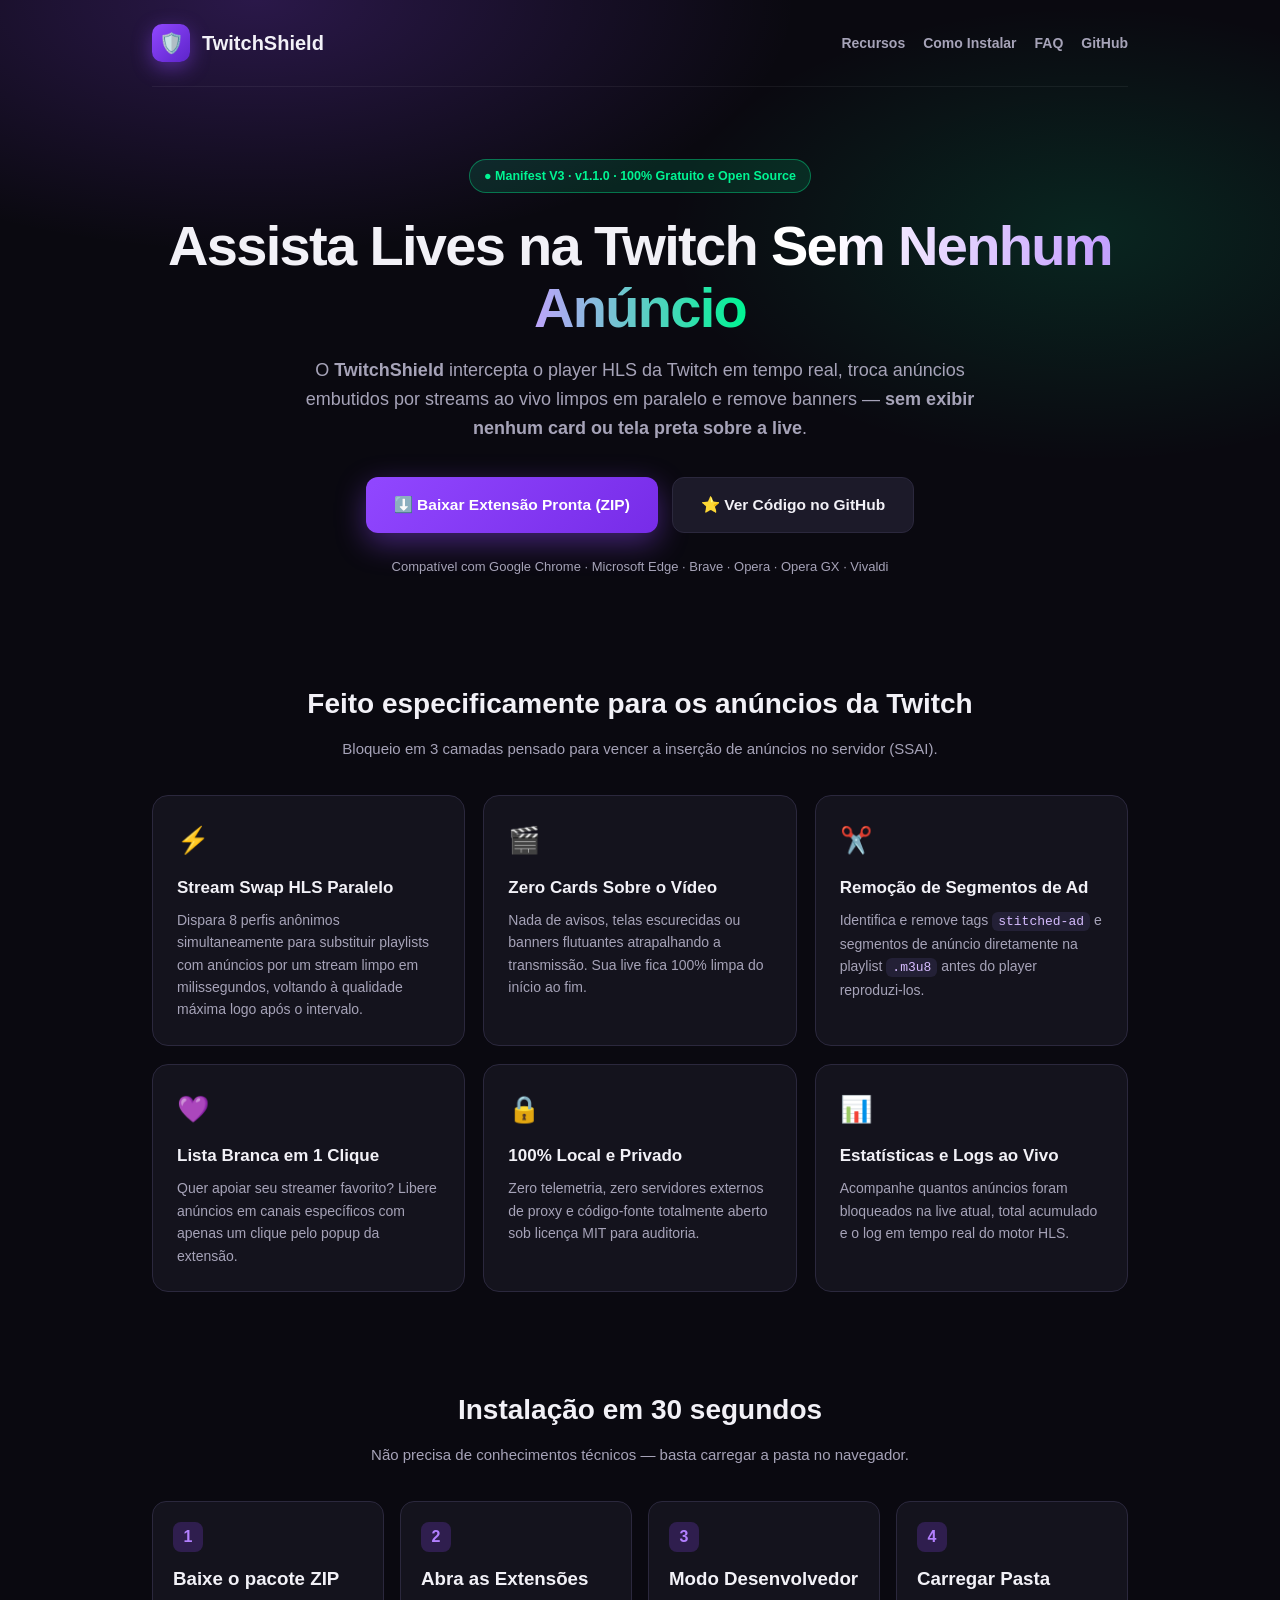
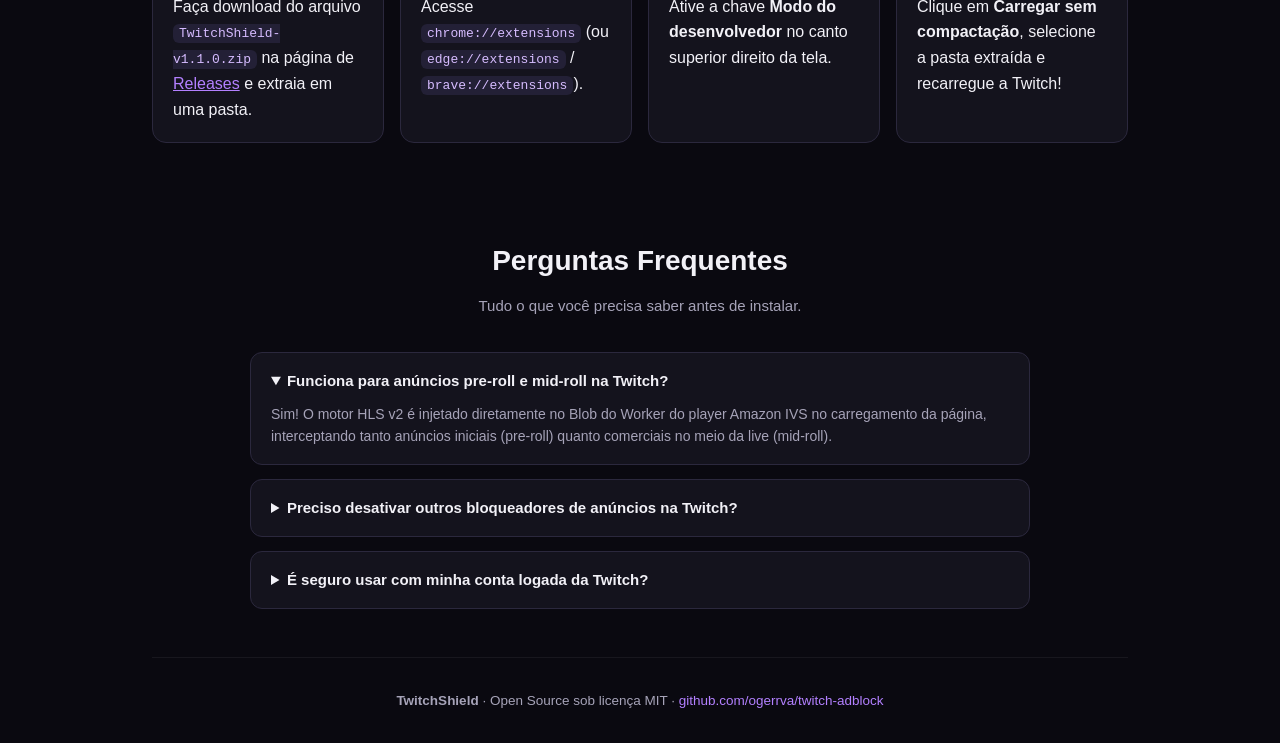
<file: docs/index.html>
<!DOCTYPE html>
<html lang="pt-BR">
<head>
  <meta charset="UTF-8" />
  <meta name="viewport" content="width=device-width, initial-scale=1.0" />
  <title>TwitchShield — Bloqueador de Ads para Lives da Twitch (Chrome, Edge, Brave, Opera)</title>
  <meta name="description" content="Baixe grátis o TwitchShield: extensão Manifest V3 para bloquear anúncios pre-roll, mid-roll e banners em lives da Twitch no Chrome, Edge, Brave e Opera GX. Sem tela preta e sem cards sobre a live." />
  <meta name="keywords" content="bloqueador de ads twitch, twitch adblock, tirar anuncios twitch, extensao bloquear anuncios live twitch, twitch adblocker chrome, twitch adblock edge brave opera, bloqueador de anuncios twitch 2026, manifest v3 twitch adblock" />
  <meta name="robots" content="index, follow" />
  <link rel="canonical" href="https://ogerrva.github.io/twitch-adblock/" />

  <!-- Open Graph / Social -->
  <meta property="og:type" content="website" />
  <meta property="og:locale" content="pt_BR" />
  <meta property="og:title" content="TwitchShield — Bloqueador de Ads para Lives da Twitch" />
  <meta property="og:description" content="Assista lives na Twitch sem anúncios embutidos e sem cards na tela. Extensão grátis, open source e pronta para Chrome, Edge, Brave e Opera." />
  <meta property="og:url" content="https://ogerrva.github.io/twitch-adblock/" />
  <meta property="og:image" content="https://raw.githubusercontent.com/ogerrva/twitch-adblock/main/assets/banner.svg" />
  <meta name="twitter:card" content="summary_large_image" />
  <meta name="twitter:title" content="TwitchShield — Bloqueador de Ads para Lives da Twitch" />
  <meta name="twitter:description" content="Pule anúncios embutidos na Twitch com Stream Swap HLS paralelo. Gratuito e Open Source." />

  <!-- Structured Data (Google Rich Results: SoftwareApplication + FAQPage) -->
  <script type="application/ld+json">
  {
    "@context": "https://schema.org",
    "@type": "SoftwareApplication",
    "name": "TwitchShield — Bloqueador de Ads para Lives da Twitch",
    "applicationCategory": "BrowserApplication",
    "operatingSystem": "Windows, macOS, Linux",
    "softwareVersion": "1.1.0",
    "url": "https://ogerrva.github.io/twitch-adblock/",
    "downloadUrl": "https://github.com/ogerrva/twitch-adblock/releases/latest",
    "license": "https://opensource.org/licenses/MIT",
    "offers": {
      "@type": "Offer",
      "price": "0",
      "priceCurrency": "BRL"
    },
    "description": "Extensão Manifest V3 open source para bloquear anúncios pre-roll, mid-roll e banners em lives da Twitch no Chrome, Edge, Brave e Opera."
  }
  </script>
  <script type="application/ld+json">
  {
    "@context": "https://schema.org",
    "@type": "FAQPage",
    "mainEntity": [
      {
        "@type": "Question",
        "name": "Como bloquear anúncios em lives da Twitch no Chrome, Edge, Brave ou Opera?",
        "acceptedAnswer": {
          "@type": "Answer",
          "text": "Baixe o arquivo TwitchShield-v1.1.0.zip na página de Releases, extraia a pasta, abra chrome://extensions, ative o Modo do desenvolvedor e clique em Carregar sem compactação selecionando a pasta extraída."
        }
      },
      {
        "@type": "Question",
        "name": "O TwitchShield exibe tela preta ou cards sobre a live?",
        "acceptedAnswer": {
          "@type": "Answer",
          "text": "Não. O TwitchShield realiza troca paralela de stream HLS (Stream Swap) e remoção de segmentos de anúncio, sem exibir nenhum card, blur ou selo por cima do vídeo."
        }
      },
      {
        "@type": "Question",
        "name": "A extensão TwitchShield é gratuita e segura?",
        "acceptedAnswer": {
          "@type": "Answer",
          "text": "Sim. É 100% gratuita, código aberto sob licença MIT, funciona totalmente no seu navegador sem servidores externos e sem coleta de dados."
        }
      }
    ]
  }
  </script>

  <style>
    :root {
      --bg: #0a0910;
      --surface: #14131d;
      --surface-2: #1c1a29;
      --border: #2b283d;
      --text: #f2f1f7;
      --muted: #a6a3b8;
      --purple: #9147ff;
      --purple-light: #b380ff;
      --green: #00f593;
    }
    * { box-sizing: border-box; margin: 0; padding: 0; }
    body {
      font-family: 'Inter', -apple-system, BlinkMacSystemFont, 'Segoe UI', Roboto, sans-serif;
      background:
        radial-gradient(900px 420px at 20% 0%, rgba(145, 71, 255, 0.24), transparent 60%),
        radial-gradient(700px 380px at 85% 10%, rgba(0, 245, 147, 0.12), transparent 60%),
        var(--bg);
      color: var(--text);
      line-height: 1.6;
    }
    .container {
      max-width: 1020px;
      margin: 0 auto;
      padding: 0 22px;
    }
    header {
      padding: 24px 0;
      display: flex;
      align-items: center;
      justify-content: space-between;
      border-bottom: 1px solid rgba(255, 255, 255, 0.06);
    }
    .brand {
      display: flex;
      align-items: center;
      gap: 12px;
      font-size: 20px;
      font-weight: 800;
      text-decoration: none;
      color: var(--text);
    }
    .brand-icon {
      width: 38px;
      height: 38px;
      border-radius: 10px;
      background: linear-gradient(135deg, #9147ff, #5c24c9);
      display: grid;
      place-items: center;
      box-shadow: 0 6px 20px rgba(145, 71, 255, 0.45);
    }
    .nav-links {
      display: flex;
      gap: 18px;
      align-items: center;
    }
    .nav-links a {
      color: var(--muted);
      text-decoration: none;
      font-size: 14px;
      font-weight: 600;
      transition: color 0.15s;
    }
    .nav-links a:hover { color: var(--text); }
    .hero {
      text-align: center;
      padding: 72px 0 56px;
    }
    .pill {
      display: inline-flex;
      align-items: center;
      gap: 8px;
      padding: 6px 14px;
      border-radius: 999px;
      background: rgba(0, 245, 147, 0.12);
      border: 1px solid rgba(0, 245, 147, 0.38);
      color: var(--green);
      font-size: 12.5px;
      font-weight: 700;
      margin-bottom: 22px;
    }
    .hero h1 {
      font-size: clamp(34px, 5vw, 56px);
      font-weight: 900;
      line-height: 1.1;
      letter-spacing: -0.03em;
      margin-bottom: 18px;
    }
    .hero h1 span {
      background: linear-gradient(90deg, #ffffff 10%, #c6a0ff 60%, #00f593 100%);
      -webkit-background-clip: text;
      -webkit-text-fill-color: transparent;
    }
    .hero p {
      max-width: 680px;
      margin: 0 auto 34px;
      color: var(--muted);
      font-size: 18px;
    }
    .cta-row {
      display: flex;
      flex-wrap: wrap;
      justify-content: center;
      gap: 14px;
    }
    .btn {
      display: inline-flex;
      align-items: center;
      gap: 10px;
      padding: 15px 28px;
      border-radius: 12px;
      font-size: 15.5px;
      font-weight: 700;
      text-decoration: none;
      transition: transform 0.15s ease, box-shadow 0.15s ease;
    }
    .btn:hover { transform: translateY(-2px); }
    .btn-primary {
      background: linear-gradient(135deg, #9147ff, #772ce8);
      color: #fff;
      box-shadow: 0 10px 30px rgba(145, 71, 255, 0.42);
    }
    .btn-secondary {
      background: var(--surface-2);
      color: var(--text);
      border: 1px solid var(--border);
    }
    .browsers {
      margin-top: 24px;
      font-size: 13px;
      color: var(--muted);
    }
    section { padding: 48px 0; }
    h2 {
      font-size: 28px;
      font-weight: 800;
      text-align: center;
      margin-bottom: 10px;
    }
    .section-sub {
      text-align: center;
      color: var(--muted);
      margin-bottom: 34px;
      font-size: 15px;
    }
    .grid {
      display: grid;
      grid-template-columns: repeat(auto-fit, minmax(260px, 1fr));
      gap: 18px;
    }
    .card {
      background: var(--surface);
      border: 1px solid var(--border);
      border-radius: 16px;
      padding: 24px;
    }
    .card-icon {
      font-size: 26px;
      margin-bottom: 12px;
    }
    .card h3 {
      font-size: 17px;
      font-weight: 700;
      margin-bottom: 8px;
    }
    .card p {
      color: var(--muted);
      font-size: 14px;
    }
    .steps {
      display: grid;
      grid-template-columns: repeat(auto-fit, minmax(210px, 1fr));
      gap: 16px;
    }
    .step {
      background: var(--surface);
      border: 1px solid var(--border);
      border-radius: 14px;
      padding: 20px;
    }
    .step-num {
      display: inline-grid;
      place-items: center;
      width: 30px;
      height: 30px;
      border-radius: 8px;
      background: rgba(145, 71, 255, 0.22);
      color: var(--purple-light);
      font-weight: 800;
      margin-bottom: 12px;
    }
    code {
      background: #232036;
      color: #d6bcff;
      padding: 2px 6px;
      border-radius: 6px;
      font-size: 13px;
    }
    .faq {
      max-width: 780px;
      margin: 0 auto;
      display: grid;
      gap: 14px;
    }
    details {
      background: var(--surface);
      border: 1px solid var(--border);
      border-radius: 12px;
      padding: 16px 20px;
    }
    summary {
      cursor: pointer;
      font-weight: 700;
      font-size: 15px;
    }
    details p {
      margin-top: 10px;
      color: var(--muted);
      font-size: 14px;
    }
    footer {
      border-top: 1px solid rgba(255, 255, 255, 0.06);
      padding: 32px 0;
      text-align: center;
      color: var(--muted);
      font-size: 13.5px;
    }
    footer a { color: var(--purple-light); text-decoration: none; }
  </style>
</head>
<body>
  <div class="container">
    <header>
      <a class="brand" href="#">
        <span class="brand-icon" aria-hidden="true">🛡️</span>
        <span>TwitchShield</span>
      </a>
      <nav class="nav-links">
        <a href="#recursos">Recursos</a>
        <a href="#instalar">Como Instalar</a>
        <a href="#faq">FAQ</a>
        <a href="https://github.com/ogerrva/twitch-adblock">GitHub</a>
      </nav>
    </header>

    <main>
      <section class="hero">
        <div class="pill">● Manifest V3 · v1.1.0 · 100% Gratuito e Open Source</div>
        <h1>Assista Lives na Twitch <span>Sem Nenhum Anúncio</span></h1>
        <p>
          O <strong>TwitchShield</strong> intercepta o player HLS da Twitch em tempo real, troca anúncios embutidos por streams ao vivo limpos em paralelo e remove banners — <strong>sem exibir nenhum card ou tela preta sobre a live</strong>.
        </p>
        <div class="cta-row">
          <a class="btn btn-primary" href="https://github.com/ogerrva/twitch-adblock/releases/latest">
            ⬇️ Baixar Extensão Pronta (ZIP)
          </a>
          <a class="btn btn-secondary" href="https://github.com/ogerrva/twitch-adblock">
            ⭐ Ver Código no GitHub
          </a>
        </div>
        <div class="browsers">
          Compatível com Google Chrome · Microsoft Edge · Brave · Opera · Opera GX · Vivaldi
        </div>
      </section>

      <section id="recursos">
        <h2>Feito especificamente para os anúncios da Twitch</h2>
        <p class="section-sub">Bloqueio em 3 camadas pensado para vencer a inserção de anúncios no servidor (SSAI).</p>
        <div class="grid">
          <article class="card">
            <div class="card-icon">⚡</div>
            <h3>Stream Swap HLS Paralelo</h3>
            <p>Dispara 8 perfis anônimos simultaneamente para substituir playlists com anúncios por um stream limpo em milissegundos, voltando à qualidade máxima logo após o intervalo.</p>
          </article>
          <article class="card">
            <div class="card-icon">🎬</div>
            <h3>Zero Cards Sobre o Vídeo</h3>
            <p>Nada de avisos, telas escurecidas ou banners flutuantes atrapalhando a transmissão. Sua live fica 100% limpa do início ao fim.</p>
          </article>
          <article class="card">
            <div class="card-icon">✂️</div>
            <h3>Remoção de Segmentos de Ad</h3>
            <p>Identifica e remove tags <code>stitched-ad</code> e segmentos de anúncio diretamente na playlist <code>.m3u8</code> antes do player reproduzi-los.</p>
          </article>
          <article class="card">
            <div class="card-icon">💜</div>
            <h3>Lista Branca em 1 Clique</h3>
            <p>Quer apoiar seu streamer favorito? Libere anúncios em canais específicos com apenas um clique pelo popup da extensão.</p>
          </article>
          <article class="card">
            <div class="card-icon">🔒</div>
            <h3>100% Local e Privado</h3>
            <p>Zero telemetria, zero servidores externos de proxy e código-fonte totalmente aberto sob licença MIT para auditoria.</p>
          </article>
          <article class="card">
            <div class="card-icon">📊</div>
            <h3>Estatísticas e Logs ao Vivo</h3>
            <p>Acompanhe quantos anúncios foram bloqueados na live atual, total acumulado e o log em tempo real do motor HLS.</p>
          </article>
        </div>
      </section>

      <section id="instalar">
        <h2>Instalação em 30 segundos</h2>
        <p class="section-sub">Não precisa de conhecimentos técnicos — basta carregar a pasta no navegador.</p>
        <div class="steps">
          <div class="step">
            <div class="step-num">1</div>
            <h3>Baixe o pacote ZIP</h3>
            <p>Faça download do arquivo <code>TwitchShield-v1.1.0.zip</code> na página de <a href="https://github.com/ogerrva/twitch-adblock/releases/latest" style="color:#b380ff">Releases</a> e extraia em uma pasta.</p>
          </div>
          <div class="step">
            <div class="step-num">2</div>
            <h3>Abra as Extensões</h3>
            <p>Acesse <code>chrome://extensions</code> (ou <code>edge://extensions</code> / <code>brave://extensions</code>).</p>
          </div>
          <div class="step">
            <div class="step-num">3</div>
            <h3>Modo Desenvolvedor</h3>
            <p>Ative a chave <strong>Modo do desenvolvedor</strong> no canto superior direito da tela.</p>
          </div>
          <div class="step">
            <div class="step-num">4</div>
            <h3>Carregar Pasta</h3>
            <p>Clique em <strong>Carregar sem compactação</strong>, selecione a pasta extraída e recarregue a Twitch!</p>
          </div>
        </div>
      </section>

      <section id="faq">
        <h2>Perguntas Frequentes</h2>
        <p class="section-sub">Tudo o que você precisa saber antes de instalar.</p>
        <div class="faq">
          <details open>
            <summary>Funciona para anúncios pre-roll e mid-roll na Twitch?</summary>
            <p>Sim! O motor HLS v2 é injetado diretamente no Blob do Worker do player Amazon IVS no carregamento da página, interceptando tanto anúncios iniciais (pre-roll) quanto comerciais no meio da live (mid-roll).</p>
          </details>
          <details>
            <summary>Preciso desativar outros bloqueadores de anúncios na Twitch?</summary>
            <p>Se você usa outro bloqueador específico para Twitch, recomendamos manter apenas um ativo na Twitch para evitar conflitos na interceptação do Web Worker do player.</p>
          </details>
          <details>
            <summary>É seguro usar com minha conta logada da Twitch?</summary>
            <p>Sim. A extensão roda 100% localmente, não lê sua senha, não altera sua conta e usa requisições anônimas (sem cookies) ao buscar streams limpos.</p>
          </details>
        </div>
      </section>
    </main>

    <footer>
      <p>
        <strong>TwitchShield</strong> · Open Source sob licença MIT ·
        <a href="https://github.com/ogerrva/twitch-adblock">github.com/ogerrva/twitch-adblock</a>
      </p>
    </footer>
  </div>
</body>
</html>
</file>
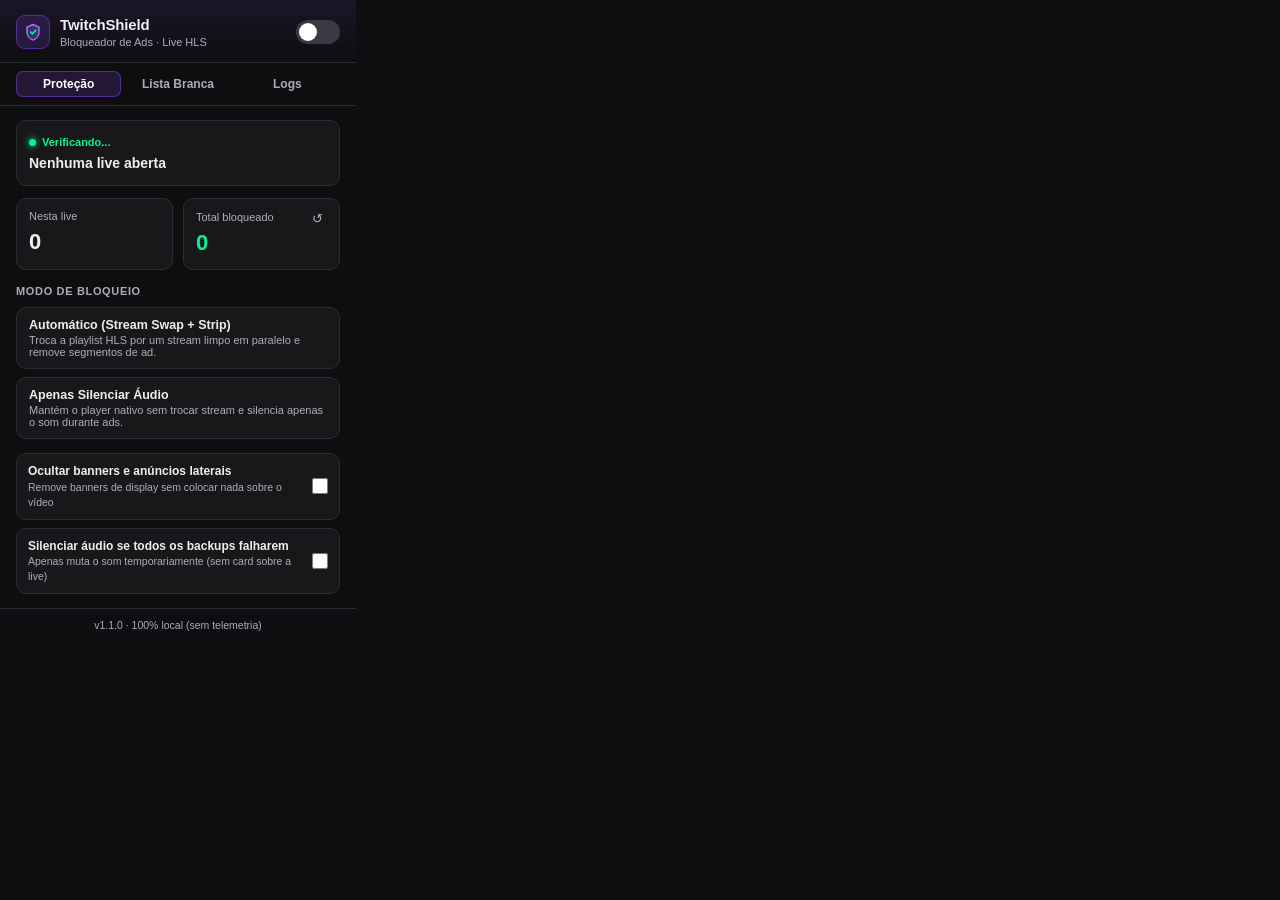
<file: src/popup/popup.html>
<!DOCTYPE html>
<html lang="pt-BR">
<head>
  <meta charset="UTF-8" />
  <meta name="viewport" content="width=device-width, initial-scale=1.0" />
  <title>TwitchShield</title>
  <link rel="stylesheet" href="popup.css" />
</head>
<body>
  <div class="app">
    <!-- Cabeçalho -->
    <header class="header">
      <div class="brand">
        <div class="logo-badge" aria-hidden="true">
          <svg viewBox="0 0 24 24" width="18" height="18" fill="none">
            <path d="M12 2L4 5.5V11.5C4 16.7 7.4 21.4 12 22.8C16.6 21.4 20 16.7 20 11.5V5.5L12 2Z" fill="currentColor" fill-opacity="0.22" stroke="currentColor" stroke-width="2" stroke-linejoin="round"/>
            <path d="M9 12.2L11.2 14.4L15.6 9.8" stroke="#00f593" stroke-width="2.2" stroke-linecap="round" stroke-linejoin="round"/>
          </svg>
        </div>
        <div>
          <h1 class="brand-title">TwitchShield</h1>
          <span class="brand-sub">Bloqueador de Ads · Live HLS</span>
        </div>
      </div>

      <label class="power-switch" title="Ativar ou pausar proteção">
        <input type="checkbox" id="toggle-enabled" />
        <span class="slider"></span>
      </label>
    </header>

    <!-- Navegação de abas -->
    <nav class="tabs" role="tablist">
      <button class="tab-btn active" data-tab="overview" role="tab">Proteção</button>
      <button class="tab-btn" data-tab="whitelist" role="tab">Lista Branca</button>
      <button class="tab-btn" data-tab="logs" role="tab">Logs</button>
    </nav>

    <!-- Aba 1: Proteção -->
    <main class="tab-panel active" id="panel-overview">
      <!-- Card do canal atual -->
      <section class="channel-card" id="channel-card">
        <div class="channel-info">
          <div class="status-pill" id="status-pill">
            <span class="status-dot"></span>
            <span id="status-text">Verificando...</span>
          </div>
          <div class="channel-name" id="channel-name">Nenhuma live aberta</div>
        </div>
        <button class="btn-whitelist" id="btn-channel-whitelist" hidden>
          Permitir ads aqui
        </button>
      </section>

      <!-- Estatísticas -->
      <section class="stats-grid">
        <div class="stat-card">
          <span class="stat-label">Nesta live</span>
          <strong class="stat-value" id="stat-session">0</strong>
        </div>
        <div class="stat-card">
          <div class="stat-header">
            <span class="stat-label">Total bloqueado</span>
            <button class="btn-icon" id="btn-reset-stats" title="Zerar contador">↺</button>
          </div>
          <strong class="stat-value accent" id="stat-total">0</strong>
        </div>
      </section>

      <!-- Modo de bloqueio -->
      <section class="section">
        <div class="section-title">Modo de bloqueio</div>
        <div class="mode-selector">
          <button class="mode-option" data-mode="auto" id="mode-auto">
            <span class="mode-name">Automático (Stream Swap + Strip)</span>
            <span class="mode-desc">Troca a playlist HLS por um stream limpo em paralelo e remove segmentos de ad.</span>
          </button>
          <button class="mode-option" data-mode="mute" id="mode-mute">
            <span class="mode-name">Apenas Silenciar Áudio</span>
            <span class="mode-desc">Mantém o player nativo sem trocar stream e silencia apenas o som durante ads.</span>
          </button>
        </div>
      </section>

      <!-- Ajustes rápidos -->
      <section class="section toggles-list">
        <label class="toggle-row">
          <div>
            <div class="toggle-title">Ocultar banners e anúncios laterais</div>
            <div class="toggle-desc">Remove banners de display sem colocar nada sobre o vídeo</div>
          </div>
          <input type="checkbox" class="mini-check" id="opt-hide-banners" />
        </label>

        <label class="toggle-row">
          <div>
            <div class="toggle-title">Silenciar áudio se todos os backups falharem</div>
            <div class="toggle-desc">Apenas muta o som temporariamente (sem card sobre a live)</div>
          </div>
          <input type="checkbox" class="mini-check" id="opt-fallback-mute" />
        </label>
      </section>
    </main>

    <!-- Aba 2: Lista Branca -->
    <section class="tab-panel" id="panel-whitelist">
      <p class="helper-text">
        Adicione canais favoritos onde você deseja permitir anúncios para apoiar o streamer.
      </p>
      <form class="whitelist-form" id="whitelist-form">
        <input
          type="text"
          id="whitelist-input"
          placeholder="Ex: gaules, alanzoka..."
          autocomplete="off"
          spellcheck="false"
        />
        <button type="submit" class="btn-primary">Adicionar</button>
      </form>
      <ul class="whitelist-list" id="whitelist-list"></ul>
      <div class="empty-state" id="whitelist-empty" hidden>
        Nenhum canal na lista branca ainda.
      </div>
    </section>

    <!-- Aba 3: Logs -->
    <section class="tab-panel" id="panel-logs">
      <div class="logs-header">
        <span class="helper-text">Atividade recente do motor HLS</span>
        <button class="btn-ghost" id="btn-clear-logs">Limpar</button>
      </div>
      <div class="logs-list" id="logs-list"></div>
      <div class="empty-state" id="logs-empty" hidden>
        Nenhum evento registrado ainda. Abra uma live na Twitch.
      </div>
    </section>

    <footer class="footer">
      <span>v1.1.0 · 100% local (sem telemetria)</span>
    </footer>
  </div>

  <script src="popup.js"></script>
</body>
</html>
</file>
<file: src/popup/popup.css>
:root {
  --bg: #0e0e10;
  --surface: #18181b;
  --surface-hover: #222228;
  --border: #2c2c34;
  --text: #efeff1;
  --text-muted: #adadb8;
  --purple: #9147ff;
  --purple-bright: #a970ff;
  --purple-soft: rgba(145, 71, 255, 0.16);
  --green: #00f593;
  --green-soft: rgba(0, 245, 147, 0.14);
  --amber: #f59e0b;
  --blue: #3b82f6;
  --danger: #ef4444;
  --radius: 10px;
}

* {
  box-sizing: border-box;
  margin: 0;
  padding: 0;
}

body {
  width: 356px;
  min-height: 460px;
  background: var(--bg);
  color: var(--text);
  font-family: 'Inter', -apple-system, BlinkMacSystemFont, 'Segoe UI', Roboto, sans-serif;
  font-size: 13px;
  line-height: 1.4;
  -webkit-font-smoothing: antialiased;
}

.app {
  display: flex;
  flex-direction: column;
  min-height: 460px;
}

/* Header */
.header {
  display: flex;
  align-items: center;
  justify-content: space-between;
  padding: 14px 16px 12px;
  background: linear-gradient(180deg, #1b1528 0%, #0e0e10 100%);
  border-bottom: 1px solid var(--border);
}

.brand {
  display: flex;
  align-items: center;
  gap: 10px;
}

.logo-badge {
  width: 34px;
  height: 34px;
  border-radius: 9px;
  background: var(--purple-soft);
  border: 1px solid rgba(145, 71, 255, 0.45);
  color: var(--purple-bright);
  display: flex;
  align-items: center;
  justify-content: center;
}

.brand-title {
  font-size: 15px;
  font-weight: 700;
  letter-spacing: -0.01em;
}

.brand-sub {
  display: block;
  font-size: 11px;
  color: var(--text-muted);
}

/* Power switch */
.power-switch {
  position: relative;
  display: inline-block;
  width: 44px;
  height: 24px;
  cursor: pointer;
}

.power-switch input {
  opacity: 0;
  width: 0;
  height: 0;
}

.slider {
  position: absolute;
  inset: 0;
  border-radius: 999px;
  background: #3a3a45;
  transition: background 0.2s ease;
}

.slider::before {
  content: '';
  position: absolute;
  width: 18px;
  height: 18px;
  left: 3px;
  top: 3px;
  border-radius: 50%;
  background: #fff;
  transition: transform 0.2s ease;
}

.power-switch input:checked + .slider {
  background: var(--purple);
}

.power-switch input:checked + .slider::before {
  transform: translateX(20px);
}

/* Tabs */
.tabs {
  display: grid;
  grid-template-columns: repeat(3, 1fr);
  gap: 4px;
  padding: 8px 16px;
  border-bottom: 1px solid var(--border);
  background: var(--bg);
}

.tab-btn {
  appearance: none;
  border: none;
  background: transparent;
  color: var(--text-muted);
  font-size: 12px;
  font-weight: 600;
  padding: 6px 8px;
  border-radius: 7px;
  cursor: pointer;
  transition: all 0.15s ease;
}

.tab-btn:hover {
  color: var(--text);
  background: var(--surface);
}

.tab-btn.active {
  color: #fff;
  background: var(--purple-soft);
  box-shadow: inset 0 0 0 1px rgba(145, 71, 255, 0.45);
}

/* Panels */
.tab-panel {
  display: none;
  padding: 14px 16px;
  flex: 1;
}

.tab-panel.active {
  display: block;
}

/* Channel card */
.channel-card {
  display: flex;
  align-items: center;
  justify-content: space-between;
  gap: 10px;
  padding: 12px;
  border-radius: var(--radius);
  background: var(--surface);
  border: 1px solid var(--border);
  margin-bottom: 12px;
}

.status-pill {
  display: inline-flex;
  align-items: center;
  gap: 6px;
  font-size: 11px;
  font-weight: 600;
  color: var(--green);
  margin-bottom: 3px;
}

.status-dot {
  width: 7px;
  height: 7px;
  border-radius: 50%;
  background: currentColor;
  box-shadow: 0 0 6px currentColor;
}

.status-pill.paused {
  color: var(--text-muted);
}

.status-pill.whitelisted {
  color: var(--blue);
}

.status-pill.blocking {
  color: var(--amber);
}

.channel-name {
  font-size: 14px;
  font-weight: 700;
  color: var(--text);
  max-width: 170px;
  overflow: hidden;
  text-overflow: ellipsis;
  white-space: nowrap;
}

.btn-whitelist {
  appearance: none;
  border: 1px solid var(--border);
  background: var(--bg);
  color: var(--text);
  font-size: 11px;
  font-weight: 600;
  padding: 6px 10px;
  border-radius: 7px;
  cursor: pointer;
  white-space: nowrap;
  transition: all 0.15s ease;
}

.btn-whitelist:hover {
  border-color: var(--purple);
  color: var(--purple-bright);
}

.btn-whitelist.is-whitelisted {
  background: rgba(59, 130, 246, 0.15);
  border-color: rgba(59, 130, 246, 0.5);
  color: #93c5fd;
}

/* Stats */
.stats-grid {
  display: grid;
  grid-template-columns: 1fr 1fr;
  gap: 10px;
  margin-bottom: 14px;
}

.stat-card {
  padding: 10px 12px;
  border-radius: var(--radius);
  background: var(--surface);
  border: 1px solid var(--border);
}

.stat-header {
  display: flex;
  align-items: center;
  justify-content: space-between;
}

.stat-label {
  display: block;
  font-size: 11px;
  color: var(--text-muted);
  margin-bottom: 2px;
}

.stat-value {
  font-size: 22px;
  font-weight: 800;
  letter-spacing: -0.02em;
}

.stat-value.accent {
  color: var(--green);
}

.btn-icon {
  appearance: none;
  border: none;
  background: transparent;
  color: var(--text-muted);
  font-size: 13px;
  cursor: pointer;
  padding: 2px 4px;
  border-radius: 4px;
}

.btn-icon:hover {
  color: var(--text);
  background: var(--surface-hover);
}

/* Sections */
.section {
  margin-bottom: 14px;
}

.section-title {
  font-size: 11px;
  font-weight: 700;
  text-transform: uppercase;
  letter-spacing: 0.06em;
  color: var(--text-muted);
  margin-bottom: 8px;
}

.mode-selector {
  display: grid;
  gap: 8px;
}

.mode-option {
  text-align: left;
  padding: 10px 12px;
  border-radius: var(--radius);
  border: 1px solid var(--border);
  background: var(--surface);
  color: var(--text);
  cursor: pointer;
  transition: all 0.15s ease;
}

.mode-option:hover {
  border-color: #464655;
  background: var(--surface-hover);
}

.mode-option.selected {
  border-color: var(--purple);
  background: var(--purple-soft);
}

.mode-name {
  display: block;
  font-size: 12.5px;
  font-weight: 700;
  margin-bottom: 2px;
}

.mode-desc {
  display: block;
  font-size: 11px;
  color: var(--text-muted);
}

/* Toggles */
.toggles-list {
  display: flex;
  flex-direction: column;
  gap: 8px;
  margin-bottom: 0;
}

.toggle-row {
  display: flex;
  align-items: center;
  justify-content: space-between;
  gap: 12px;
  padding: 9px 11px;
  border-radius: var(--radius);
  background: var(--surface);
  border: 1px solid var(--border);
  cursor: pointer;
}

.toggle-title {
  font-size: 12px;
  font-weight: 600;
}

.toggle-desc {
  font-size: 10.5px;
  color: var(--text-muted);
}

.mini-check {
  width: 16px;
  height: 16px;
  accent-color: var(--purple);
  cursor: pointer;
  flex-shrink: 0;
}

/* Whitelist */
.helper-text {
  font-size: 12px;
  color: var(--text-muted);
  margin-bottom: 10px;
}

.whitelist-form {
  display: flex;
  gap: 8px;
  margin-bottom: 12px;
}

.whitelist-form input {
  flex: 1;
  background: var(--surface);
  border: 1px solid var(--border);
  color: var(--text);
  padding: 8px 10px;
  border-radius: 8px;
  font-size: 12.5px;
  outline: none;
}

.whitelist-form input:focus {
  border-color: var(--purple);
}

.btn-primary {
  appearance: none;
  border: none;
  background: var(--purple);
  color: #fff;
  font-weight: 600;
  font-size: 12px;
  padding: 8px 12px;
  border-radius: 8px;
  cursor: pointer;
}

.btn-primary:hover {
  background: var(--purple-bright);
}

.whitelist-list {
  list-style: none;
  display: flex;
  flex-direction: column;
  gap: 6px;
  max-height: 240px;
  overflow-y: auto;
}

.whitelist-item {
  display: flex;
  align-items: center;
  justify-content: space-between;
  padding: 8px 10px;
  border-radius: 8px;
  background: var(--surface);
  border: 1px solid var(--border);
}

.whitelist-item span {
  font-weight: 600;
}

.btn-remove {
  appearance: none;
  border: none;
  background: transparent;
  color: var(--text-muted);
  cursor: pointer;
  font-size: 12px;
  padding: 2px 6px;
  border-radius: 5px;
}

.btn-remove:hover {
  color: var(--danger);
  background: rgba(239, 68, 68, 0.14);
}

/* Logs */
.logs-header {
  display: flex;
  align-items: center;
  justify-content: space-between;
  margin-bottom: 8px;
}

.logs-header .helper-text {
  margin-bottom: 0;
}

.btn-ghost {
  appearance: none;
  border: 1px solid var(--border);
  background: transparent;
  color: var(--text-muted);
  font-size: 11px;
  padding: 4px 8px;
  border-radius: 6px;
  cursor: pointer;
}

.btn-ghost:hover {
  color: var(--text);
  border-color: #4c4c5c;
}

.logs-list {
  display: flex;
  flex-direction: column;
  gap: 6px;
  max-height: 280px;
  overflow-y: auto;
}

.log-item {
  padding: 7px 9px;
  border-radius: 7px;
  background: var(--surface);
  border-left: 3px solid var(--purple);
  font-size: 11.5px;
}

.log-item.success {
  border-left-color: var(--green);
}

.log-item.warn {
  border-left-color: var(--amber);
}

.log-meta {
  font-size: 10px;
  color: var(--text-muted);
  margin-bottom: 2px;
}

.empty-state {
  text-align: center;
  color: var(--text-muted);
  padding: 32px 12px;
  font-size: 12px;
}

/* Footer */
.footer {
  padding: 9px 16px;
  border-top: 1px solid var(--border);
  font-size: 10.5px;
  color: var(--text-muted);
  text-align: center;
}
</file>
